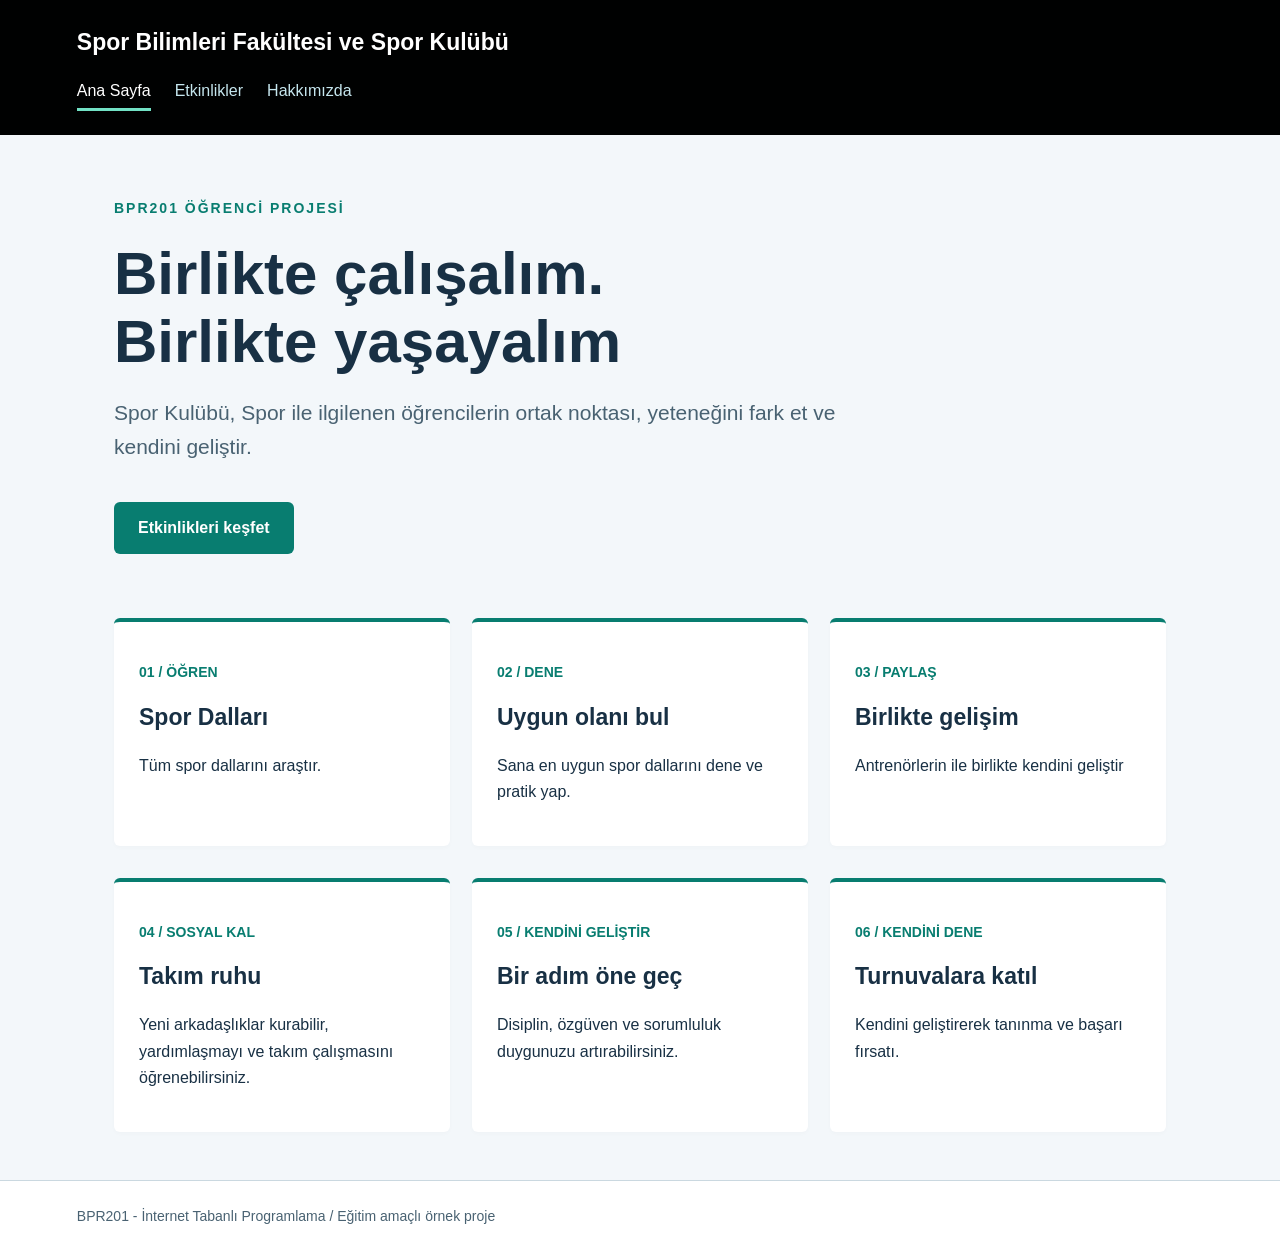
<file: index.html>
<!doctype html>
<html lang="tr">
<head>
  <meta charset="UTF-8">
  <meta name="viewport" content="width=device-width, initial-scale=1.0">
  <title>Ana Sayfa | Kampüs Kulübü</title>
  <link rel="stylesheet" href="style.css">
</head>
<body>
<header>
  <div class="brand">Spor Bilimleri Fakültesi ve Spor Kulübü</div><nav aria-label="Ana menü"><a href="index.html" aria-current="page">Ana Sayfa</a>
<a href="etkinlikler.html">Etkinlikler</a>
<a href="hakkimizda.html">Hakkımızda</a></nav>
</header>

<main>
  <p class="eyebrow">BPR201 ÖĞRENCİ PROJESİ</p>
  <h1>Birlikte çalışalım.<br>Birlikte yaşayalım</h1>
  <p class="intro">Spor Kulübü, Spor ile ilgilenen öğrencilerin ortak noktası, yeteneğini fark et ve kendini geliştir.</p>
  <a class="button" href="etkinlikler.html">Etkinlikleri keşfet</a>

  <section class="grid" aria-label="Kulüp çalışma alanları">
  <article><p class="meta">01 / ÖĞREN</p><h2>Spor Dalları</h2><p>Tüm spor dallarını araştır.</p></article>
  <article><p class="meta">02 / DENE</p><h2>Uygun olanı bul</h2><p>Sana en uygun spor dallarını dene ve pratik yap.</p></article>
  <article><p class="meta">03 / PAYLAŞ</p><h2>Birlikte gelişim</h2><p>Antrenörlerin ile birlikte kendini geliştir</p></article>
  </section>
  <section class="grid" aria-label="Kulüp çalışma alanları">
  <article><p class="meta">04 / SOSYAL KAL</p><h2>Takım ruhu</h2><p>Yeni arkadaşlıklar kurabilir, yardımlaşmayı ve takım çalışmasını öğrenebilirsiniz.</p></article>
  <article><p class="meta">05 / KENDİNİ GELİŞTİR</p><h2>Bir adım öne geç</h2><p>Disiplin, özgüven ve sorumluluk duygunuzu artırabilirsiniz.</p></article>
  <article><p class="meta">06 / KENDİNİ DENE</p><h2>Turnuvalara katıl</h2><p>Kendini geliştirerek tanınma ve başarı fırsatı.</p></article>
  </section>
</main>
<footer>BPR201 - İnternet Tabanlı Programlama / Eğitim amaçlı örnek proje</footer>
</body>
</html>
</file>
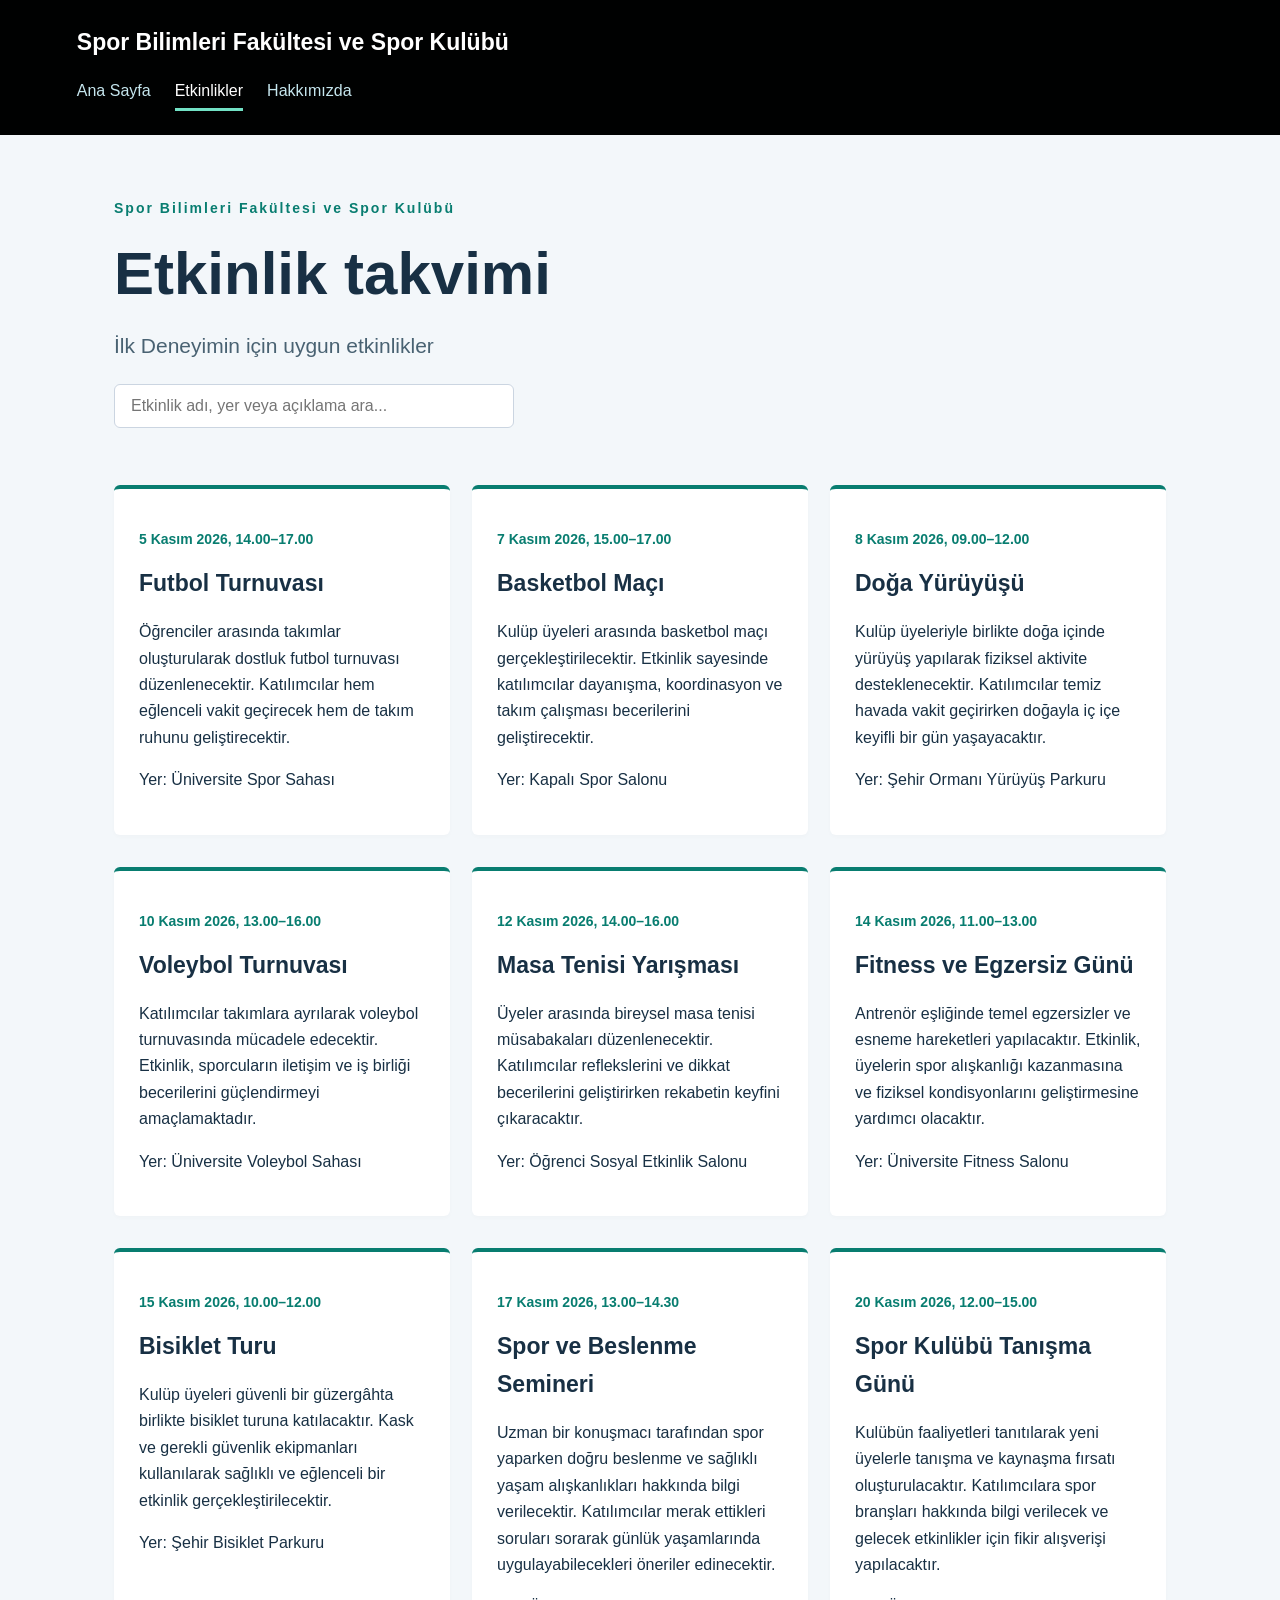
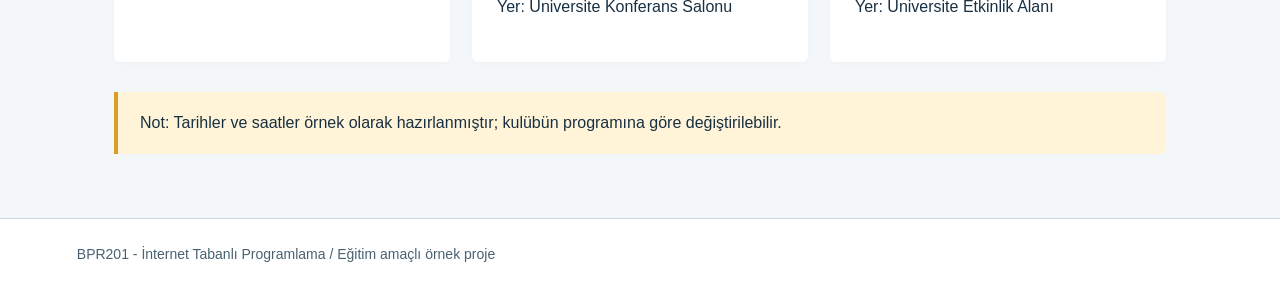
<file: etkinlikler.html>
<!doctype html>
<html lang="tr">
<head>
  <meta charset="UTF-8">
  <meta name="viewport" content="width=device-width, initial-scale=1.0">
  <title>Etkinlikler | Kampüs Kulübü</title>
  <link rel="stylesheet" href="style.css">
</head>
<body>
<header>
    <div class="brand">Spor Bilimleri Fakültesi ve Spor Kulübü</div>
    <nav aria-label="Ana menü">
        <a href="index.html">Ana Sayfa</a>
        <a href="etkinlikler.html" aria-current="page">Etkinlikler</a>
        <a href="hakkimizda.html">Hakkımızda</a>
    </nav>
</header>

<main>
  <p class="eyebrow">Spor Bilimleri Fakültesi ve Spor Kulübü</p>
  <h1>Etkinlik takvimi</h1>
  <p class="intro">İlk Deneyimin için uygun etkinlikler</p>

<!-- Arama Çubuğu -->
  <div style="margin-bottom: 30px;">
    <input type="text" id="searchInput" placeholder="Etkinlik adı, yer veya açıklama ara...">
  </div>

  <!-- Sonuç Bulunamadı Mesajı -->
  <p id="noResultMsg" style="display: none; color: #d97706; font-weight: bold; margin-bottom: 25px;">
    Aradığınız kriterlere uygun etkinlik bulunamadı.
  </p>

  <section class="grid" aria-label="Örnek etkinlikler">
    <article>
      <p class="meta">5 Kasım 2026, 14.00–17.00</p>
      <h2>Futbol Turnuvası</h2>
      <p>Öğrenciler arasında takımlar oluşturularak dostluk futbol turnuvası düzenlenecektir. Katılımcılar hem eğlenceli vakit geçirecek hem de takım ruhunu geliştirecektir.</p>
      <p>Yer: Üniversite Spor Sahası</p>
    </article>

    <article>
      <p class="meta">7 Kasım 2026, 15.00–17.00</p>
      <h2>Basketbol Maçı</h2>
      <p>Kulüp üyeleri arasında basketbol maçı gerçekleştirilecektir. Etkinlik sayesinde katılımcılar dayanışma, koordinasyon ve takım çalışması becerilerini geliştirecektir.</p>
      <p>Yer: Kapalı Spor Salonu</p>
    </article>

    <article>
      <p class="meta">8 Kasım 2026, 09.00–12.00</p>
      <h2>Doğa Yürüyüşü</h2>
      <p>Kulüp üyeleriyle birlikte doğa içinde yürüyüş yapılarak fiziksel aktivite desteklenecektir. Katılımcılar temiz havada vakit geçirirken doğayla iç içe keyifli bir gün yaşayacaktır.</p>
      <p>Yer: Şehir Ormanı Yürüyüş Parkuru</p>
    </article>
  </section>

  <section class="grid" aria-label="Örnek etkinlikler">
    <article>
      <p class="meta">10 Kasım 2026, 13.00–16.00</p>
      <h2>Voleybol Turnuvası</h2>
      <p>Katılımcılar takımlara ayrılarak voleybol turnuvasında mücadele edecektir. Etkinlik, sporcuların iletişim ve iş birliği becerilerini güçlendirmeyi amaçlamaktadır.</p>
      <p>Yer: Üniversite Voleybol Sahası</p>
    </article>

    <article>
      <p class="meta">12 Kasım 2026, 14.00–16.00</p>
      <h2>Masa Tenisi Yarışması</h2>
      <p>Üyeler arasında bireysel masa tenisi müsabakaları düzenlenecektir. Katılımcılar reflekslerini ve dikkat becerilerini geliştirirken rekabetin keyfini çıkaracaktır.</p>
      <p>Yer: Öğrenci Sosyal Etkinlik Salonu</p>
    </article>

    <article>
      <p class="meta">14 Kasım 2026, 11.00–13.00</p>
      <h2>Fitness ve Egzersiz Günü</h2>
      <p>Antrenör eşliğinde temel egzersizler ve esneme hareketleri yapılacaktır. Etkinlik, üyelerin spor alışkanlığı kazanmasına ve fiziksel kondisyonlarını geliştirmesine yardımcı olacaktır.</p>
      <p>Yer: Üniversite Fitness Salonu</p>
    </article>
  </section>

  <section class="grid" aria-label="Örnek etkinlikler">
    <article>
      <p class="meta">15 Kasım 2026, 10.00–12.00</p>
      <h2>Bisiklet Turu</h2>
      <p>Kulüp üyeleri güvenli bir güzergâhta birlikte bisiklet turuna katılacaktır. Kask ve gerekli güvenlik ekipmanları kullanılarak sağlıklı ve eğlenceli bir etkinlik gerçekleştirilecektir.</p>
      <p>Yer: Şehir Bisiklet Parkuru</p>
    </article>

    <article>
      <p class="meta">17 Kasım 2026, 13.00–14.30</p>
      <h2>Spor ve Beslenme Semineri</h2>
      <p>Uzman bir konuşmacı tarafından spor yaparken doğru beslenme ve sağlıklı yaşam alışkanlıkları hakkında bilgi verilecektir. Katılımcılar merak ettikleri soruları sorarak günlük yaşamlarında uygulayabilecekleri öneriler edinecektir.</p>
      <p>Yer: Üniversite Konferans Salonu</p>
    </article>

    <article>
      <p class="meta">20 Kasım 2026, 12.00–15.00</p>
      <h2>Spor Kulübü Tanışma Günü</h2>
      <p>Kulübün faaliyetleri tanıtılarak yeni üyelerle tanışma ve kaynaşma fırsatı oluşturulacaktır. Katılımcılara spor branşları hakkında bilgi verilecek ve gelecek etkinlikler için fikir alışverişi yapılacaktır.</p>
      <p>Yer: Üniversite Etkinlik Alanı</p>
    </article>
  </section>

  <p class="note">Not: Tarihler ve saatler örnek olarak hazırlanmıştır; kulübün programına göre değiştirilebilir.</p>
</main>

<footer>BPR201 - İnternet Tabanlı Programlama / Eğitim amaçlı örnek proje</footer>

<!-- YENİ: JavaScript dosyamızı buraya bağlıyoruz -->
<script src="script.js"></script>
</body>
</html>
</file>
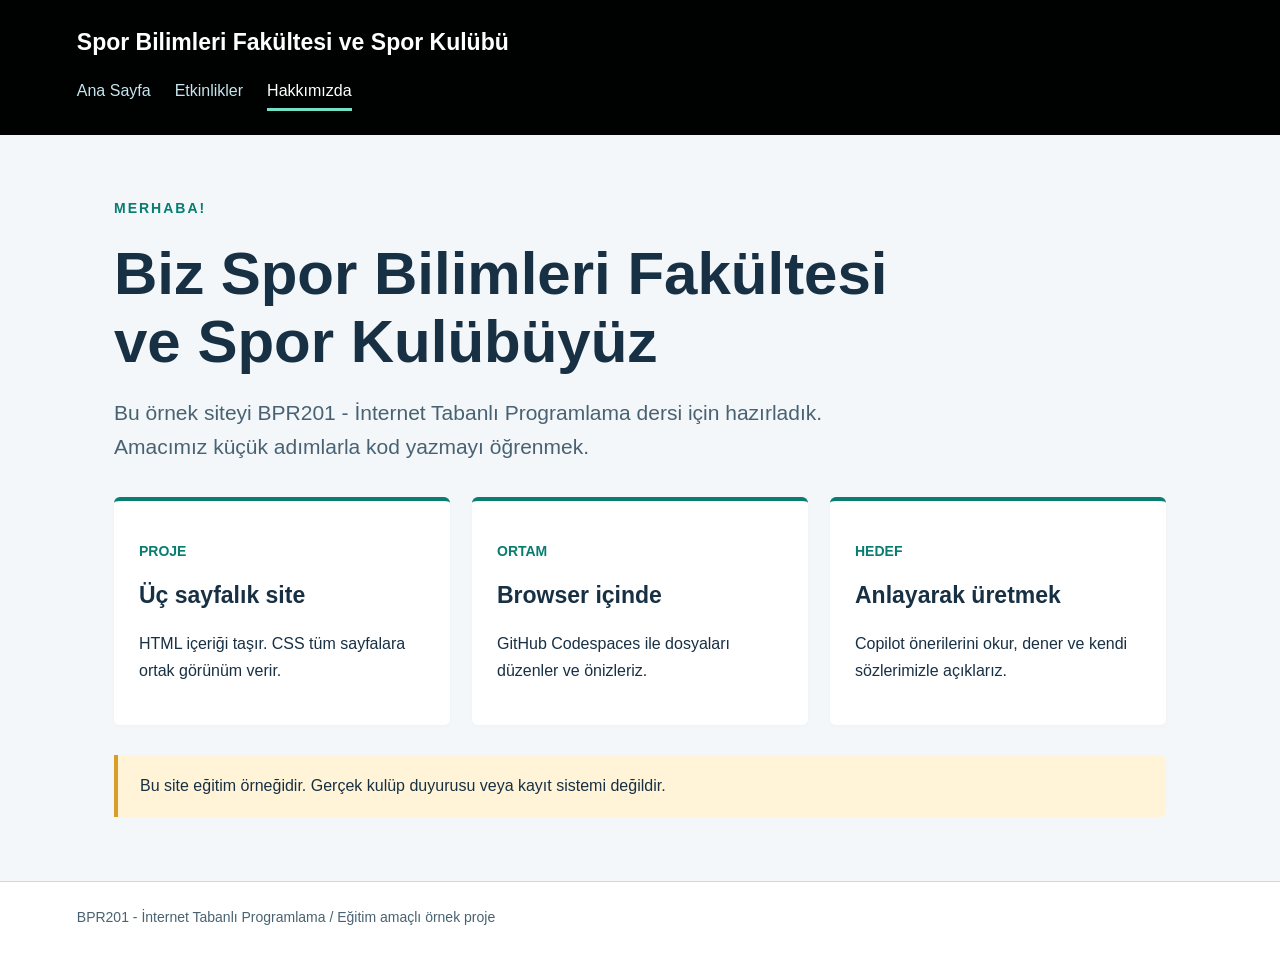
<file: hakkimizda.html>
<!doctype html>
<html lang="tr">
<head>
  <meta charset="UTF-8">
  <meta name="viewport" content="width=device-width, initial-scale=1.0">
  <title>Hakkımızda | Kampüs Kulübü</title>
  <link rel="stylesheet" href="style.css">
</head>
<body>
<header><div class="brand">Spor Bilimleri Fakültesi ve Spor Kulübü</div><nav aria-label="Ana menü"><a href="index.html">Ana Sayfa</a>
<a href="etkinlikler.html">Etkinlikler</a>
<a href="hakkimizda.html" aria-current="page">Hakkımızda</a></nav></header>
<main><p class="eyebrow">MERHABA!</p><h1>Biz Spor Bilimleri Fakültesi ve Spor Kulübüyüz</h1>
<p class="intro">Bu örnek siteyi BPR201 - İnternet Tabanlı Programlama dersi için hazırladık. Amacımız küçük adımlarla kod yazmayı öğrenmek.</p>
<section class="grid" aria-label="Proje bilgileri">
<article><p class="meta">PROJE</p><h2>Üç sayfalık site</h2><p>HTML içeriği taşır. CSS tüm sayfalara ortak görünüm verir.</p></article>
<article><p class="meta">ORTAM</p><h2>Browser içinde</h2><p>GitHub Codespaces ile dosyaları düzenler ve önizleriz.</p></article>
<article><p class="meta">HEDEF</p><h2>Anlayarak üretmek</h2><p>Copilot önerilerini okur, dener ve kendi sözlerimizle açıklarız.</p></article>
</section><p class="note">Bu site eğitim örneğidir. Gerçek kulüp duyurusu veya kayıt sistemi değildir.</p></main>
<footer>BPR201 - İnternet Tabanlı Programlama / Eğitim amaçlı örnek proje</footer>
</body>
</html>
</file>
<file: style.css>
/* Ortak görünüm: Üç HTML dosyası bu dosyayı kullanır. */
*, *::before, *::after { 
    box-sizing: border-box; 
}

body { 
    margin: 0; 
    font-family: Arial, sans-serif; 
    color: #183044; 
    background: #f3f7fa; 
    line-height: 1.65; 
}

header { 
    background: #000101; 
    color: white; 
    padding: 24px max(6vw, 20px); 
}

.brand { 
    font-weight: bold; 
    font-size: 23px; 
}

nav { 
    display: flex; 
    flex-wrap: wrap; 
    gap: 24px; 
    margin-top: 12px; 
}

nav a { 
    color: #c5e6ee; 
    text-decoration: none; 
    padding: 4px 0; 
    transition: color 0.2s ease;
}

nav a:hover {
    color: white;
}

nav a[aria-current="page"] { 
    color: white; 
    border-bottom: 3px solid #72e1c5; 
}

a { 
    color: #086767; 
}

a:focus-visible { 
    outline: 3px solid #e1a82b; 
    outline-offset: 5px; 
}

main { 
    max-width: 1100px; 
    margin: 0 auto; 
    padding: 48px 24px; 
    min-height: 65vh; 
}

.eyebrow { 
    color: #087d70; 
    font-weight: bold; 
    letter-spacing: 2px; 
    font-size: 14px; 
}

h1 { 
    font-size: clamp(30px, 5vw, 60px); 
    line-height: 1.12; 
    max-width: 850px; 
    margin: 20px 0; 
}

.intro { 
    font-size: 21px; 
    max-width: 730px; 
    color: #496272; 
}

.button { 
    display: inline-block; 
    margin: 16px 0 32px; 
    padding: 13px 24px; 
    background: #087d70; 
    color: white; 
    border-radius: 6px; 
    text-decoration: none; 
    font-weight: bold; 
    transition: background 0.2s ease;
}

.button:hover {
    background: #065e54;
}

/* Arama Kutusu Stili (etkinlikler.html için) */
#searchInput {
    padding: 12px 16px;
    width: 100%;
    max-width: 400px;
    font-size: 16px;
    border: 1px solid #cbd5e1;
    border-radius: 6px;
    background-color: white;
    transition: border-color 0.2s, box-shadow 0.2s;
    margin-bottom: 25px;
}

#searchInput:focus {
    outline: none;
    border-color: #087d70;
    box-shadow: 0 0 0 3px rgba(8, 125, 112, 0.15);
}

.grid { 
    display: grid; 
    grid-template-columns: repeat(3, 1fr); 
    gap: 22px; 
    margin-top: 32px; 
}

article { 
    background: white; 
    border-top: 4px solid #087d70; 
    padding: 25px; 
    border-radius: 6px; 
    box-shadow: 0 2px 4px rgba(0,0,0,0.02);
    transition: transform 0.2s ease, box-shadow 0.2s ease;
}

article:hover {
    transform: translateY(-3px);
    box-shadow: 0 6px 12px rgba(0,0,0,0.05);
}

article h2 { 
    margin: 10px 0; 
    font-size: 23px; 
}

.meta { 
    font-size: 14px; 
    color: #087d70; 
    font-weight: bold; 
}

.note { 
    padding: 18px 22px; 
    border-left: 4px solid #db9d27; 
    background: #fff4d8; 
    margin-top: 30px; 
    border-radius: 0 6px 6px 0;
}

footer { 
    border-top: 1px solid #cad8e0; 
    padding: 24px 6vw; 
    color: #496272; 
    font-size: 14px; 
    background: #ffffff;
}

/* --- Responsive (Duyarlı) Ekran Düzenlemeleri --- */

/* Tablet ekranlar için (900px ve altı): Kartları 2 sütuna düşürüyoruz */
@media (max-width: 900px) {
    .grid { 
        grid-template-columns: repeat(2, 1fr); 
    }
}

/* Mobil telefonlar için (650px ve altı): Kartları tek sütuna düşürüyoruz ve boşlukları daraltıyoruz */
@media (max-width: 650px) { 
    .grid { 
        grid-template-columns: 1fr; 
    } 
    main { 
        padding: 32px 16px; 
    }
    header {
        padding: 20px 16px;
    }
    .brand {
        font-size: 20px;
    }
    nav {
        gap: 16px;
        margin-top: 10px;
    }
}
</file>
